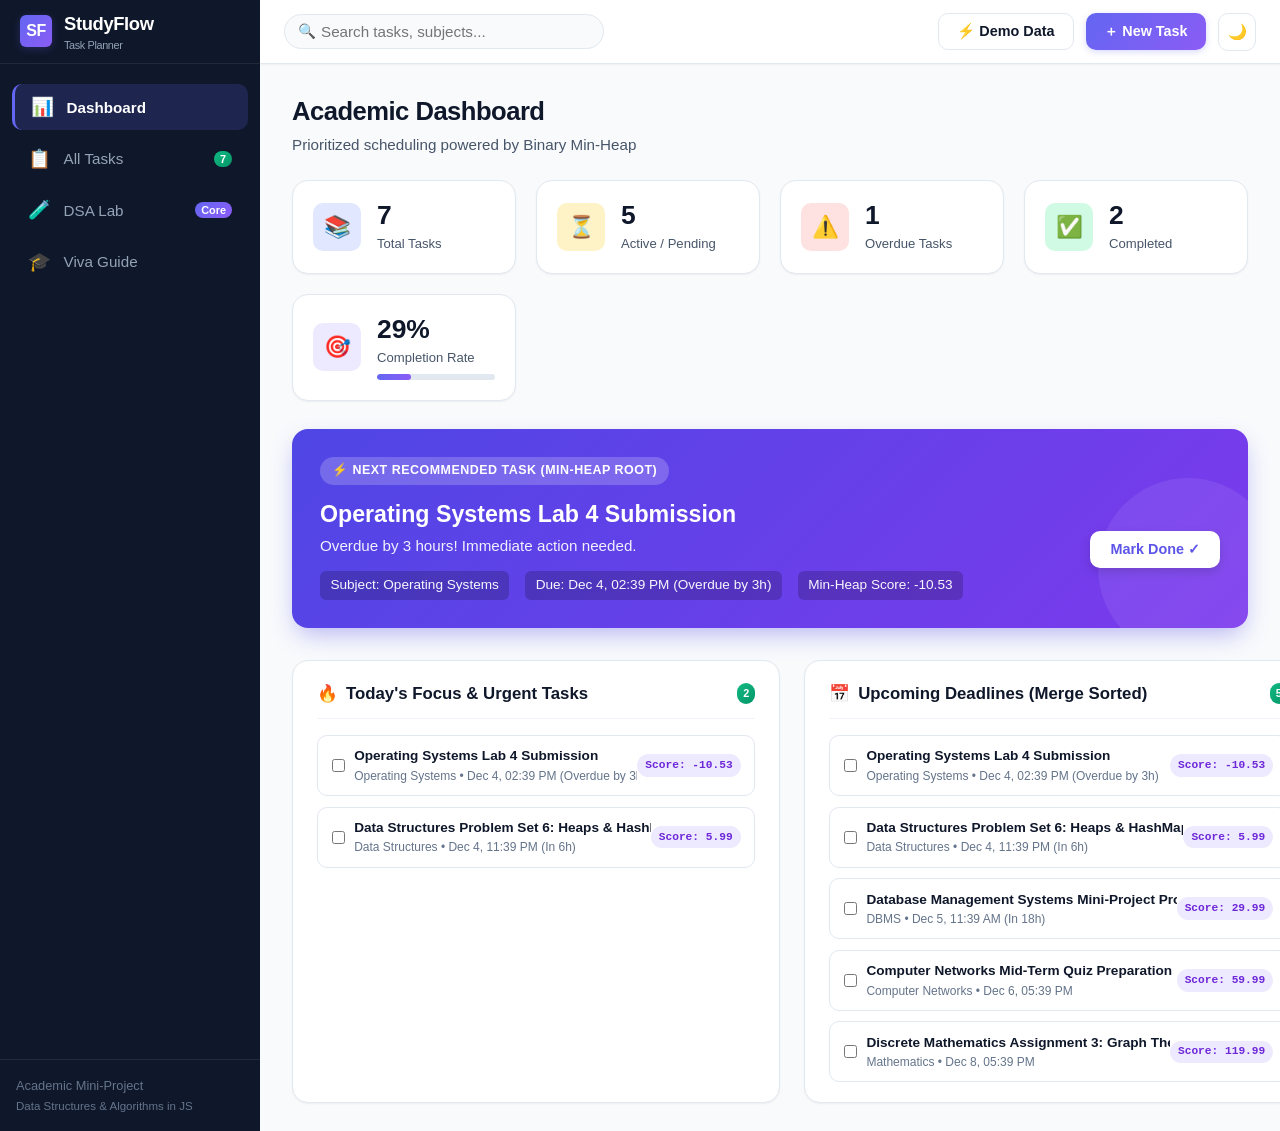
<file: index.html>
<!DOCTYPE html>
<html lang="en">
<head>
    <meta charset="UTF-8">
    <meta name="viewport" content="width=device-width, initial-scale=1.0">
    <meta name="description" content="StudyFlow — Smart Student Task Planner with Binary Min-Heap Priority Queue, Custom Hash Map, and Merge Sort.">
    <title>StudyFlow — Smart Student Task Planner</title>
    <link rel="stylesheet" href="css/style.css">
</head>
<body>
    <div class="app-container">
        <!-- Sidebar Navigation -->
        <aside class="sidebar" id="sidebar" aria-label="Main Navigation">
            <div class="sidebar-header">
                <div class="app-brand">
                    <div class="brand-icon">SF</div>
                    <div>
                        <div>StudyFlow</div>
                        <div style="font-size: 0.68rem; font-weight: 500; color: #94a3b8;">Task Planner</div>
                    </div>
                </div>
            </div>

            <nav class="sidebar-nav">
                <button class="nav-link active" data-view="dashboard" id="nav-dashboard">
                    <span class="nav-icon">📊</span>
                    <span>Dashboard</span>
                </button>
                <button class="nav-link" data-view="tasks" id="nav-tasks">
                    <span class="nav-icon">📋</span>
                    <span>All Tasks</span>
                    <span class="dsa-badge" id="sidebar-task-count">0</span>
                </button>
                <button class="nav-link" data-view="dsa-lab" id="nav-dsa-lab">
                    <span class="nav-icon">🧪</span>
                    <span>DSA Lab</span>
                    <span class="dsa-badge" style="background: linear-gradient(135deg, #6366f1, #8b5cf6);">Core</span>
                </button>
                <button class="nav-link" data-view="viva-guide" id="nav-viva-guide">
                    <span class="nav-icon">🎓</span>
                    <span>Viva Guide</span>
                </button>
            </nav>

            <div class="sidebar-footer">
                <div>Academic Mini-Project</div>
                <div style="color: #64748b; font-size: 0.72rem; margin-top: 0.2rem;">Data Structures & Algorithms in JS</div>
            </div>
        </aside>

        <!-- Main Wrapper -->
        <div class="main-wrapper">
            <!-- Top Sticky Header -->
            <header class="top-header" role="banner">
                <div class="header-left">
                    <button class="mobile-menu-btn" id="mobile-menu-toggle" aria-label="Toggle mobile menu">☰</button>
                    <div class="search-bar-container">
                        <span class="search-icon">🔍</span>
                        <input type="search" id="global-search-input" class="search-input" placeholder="Search tasks, subjects..." aria-label="Search tasks">
                    </div>
                </div>

                <div class="header-actions">
                    <button class="btn btn-secondary" id="btn-load-demo" title="Load sample academic tasks">
                        <span>⚡ Demo Data</span>
                    </button>
                    <button class="btn btn-primary" id="btn-quick-add">
                        <span>＋ New Task</span>
                    </button>
                    <button class="btn-icon" id="theme-toggle-btn" title="Toggle Dark/Light Mode" aria-label="Toggle color theme">
                        <span id="theme-icon">🌙</span>
                    </button>
                </div>
            </header>

            <!-- Main Content Area -->
            <main class="content-area" role="main">
                <!-- 1. DASHBOARD VIEW -->
                <section id="view-dashboard" class="view-section active" aria-labelledby="dashboard-heading">
                    <div class="view-header">
                        <div class="view-title-group">
                            <h2 id="dashboard-heading">Academic Dashboard</h2>
                            <p class="view-subtitle" id="dashboard-subtitle">Prioritized scheduling powered by Binary Min-Heap</p>
                        </div>
                    </div>

                    <!-- Statistics Cards -->
                    <div class="stats-grid">
                        <div class="stat-card">
                            <div class="stat-icon-wrapper total">📚</div>
                            <div class="stat-info">
                                <div class="stat-value" id="stat-total">0</div>
                                <div class="stat-label">Total Tasks</div>
                            </div>
                        </div>

                        <div class="stat-card">
                            <div class="stat-icon-wrapper pending">⏳</div>
                            <div class="stat-info">
                                <div class="stat-value" id="stat-pending">0</div>
                                <div class="stat-label">Active / Pending</div>
                            </div>
                        </div>

                        <div class="stat-card">
                            <div class="stat-icon-wrapper overdue">⚠️</div>
                            <div class="stat-info">
                                <div class="stat-value" id="stat-overdue">0</div>
                                <div class="stat-label">Overdue Tasks</div>
                            </div>
                        </div>

                        <div class="stat-card">
                            <div class="stat-icon-wrapper completed">✅</div>
                            <div class="stat-info">
                                <div class="stat-value" id="stat-completed">0</div>
                                <div class="stat-label">Completed</div>
                            </div>
                        </div>

                        <div class="stat-card">
                            <div class="stat-icon-wrapper progress">🎯</div>
                            <div class="stat-info">
                                <div class="stat-value" id="stat-progress">0%</div>
                                <div class="stat-label">Completion Rate</div>
                                <div class="progress-container">
                                    <div class="progress-track">
                                        <div class="progress-fill" id="stat-progress-bar" style="width: 0%;"></div>
                                    </div>
                                </div>
                            </div>
                        </div>
                    </div>

                    <!-- Next Recommended Task (Powered by Min-Heap Root) -->
                    <div class="recommendation-hero" id="recommendation-hero-card">
                        <div class="hero-tag">⚡ Next Recommended Task (Min-Heap Root)</div>
                        <div class="hero-content">
                            <div class="hero-details">
                                <h3 class="hero-title" id="hero-task-title">No pending tasks!</h3>
                                <div class="hero-reason" id="hero-task-reason">Your academic queue is clear. Click "+ New Task" or load demo data to start.</div>
                                <div class="hero-meta-row" id="hero-meta-row">
                                    <span class="hero-meta-item" id="hero-task-subject">—</span>
                                    <span class="hero-meta-item" id="hero-task-due">—</span>
                                    <span class="hero-meta-item" id="hero-task-priority">—</span>
                                </div>
                            </div>
                            <div class="hero-actions" id="hero-actions-container">
                                <button class="btn hero-btn-complete" id="hero-btn-complete">Mark Done ✓</button>
                            </div>
                        </div>
                    </div>

                    <!-- Dashboard Two Column Panels -->
                    <div class="dashboard-columns">
                        <!-- Left Panel: Today & Urgent -->
                        <div class="dashboard-panel">
                            <div class="panel-header">
                                <div class="panel-title">
                                    <span>🔥</span>
                                    <span>Today's Focus & Urgent Tasks</span>
                                </div>
                                <span class="dsa-badge" id="today-tasks-count">0</span>
                            </div>
                            <div id="dashboard-today-list">
                                <!-- Dynamic Today Tasks -->
                            </div>
                        </div>

                        <!-- Right Panel: Upcoming Deadlines (Merge Sorted) -->
                        <div class="dashboard-panel">
                            <div class="panel-header">
                                <div class="panel-title">
                                    <span>📅</span>
                                    <span>Upcoming Deadlines (Merge Sorted)</span>
                                </div>
                                <span class="dsa-badge" id="upcoming-tasks-count">0</span>
                            </div>
                            <div id="dashboard-upcoming-list">
                                <!-- Dynamic Upcoming Deadlines -->
                            </div>
                        </div>
                    </div>
                </section>

                <!-- 2. ALL TASKS VIEW -->
                <section id="view-tasks" class="view-section" aria-labelledby="tasks-heading">
                    <div class="view-header">
                        <div class="view-title-group">
                            <h2 id="tasks-heading">All Academic Tasks</h2>
                            <p class="view-subtitle">Manage, filter, and sort tasks with O(1) Hash Map lookups and O(n log n) Merge Sort</p>
                        </div>
                        <div class="header-actions">
                            <button class="btn btn-primary" id="btn-tasks-add">＋ Add Task</button>
                        </div>
                    </div>

                    <!-- Toolbar & Filters -->
                    <div class="toolbar-card">
                        <div class="toolbar-filters">
                            <select id="filter-subject" class="filter-select" aria-label="Filter by subject">
                                <option value="all">All Subjects</option>
                            </select>

                            <select id="filter-status" class="filter-select" aria-label="Filter by status">
                                <option value="all">All Statuses</option>
                                <option value="Pending">Pending</option>
                                <option value="In Progress">In Progress</option>
                                <option value="Completed">Completed</option>
                            </select>

                            <select id="filter-importance" class="filter-select" aria-label="Filter by importance">
                                <option value="all">All Importances</option>
                                <option value="5">Level 5 (Urgent)</option>
                                <option value="4">Level 4 (High)</option>
                                <option value="3">Level 3 (Medium)</option>
                                <option value="2">Level 2 (Medium-Low)</option>
                                <option value="1">Level 1 (Low)</option>
                            </select>

                            <select id="sort-by" class="filter-select" aria-label="Sort tasks">
                                <option value="deadline_asc">Deadline (Earliest First) [MergeSort]</option>
                                <option value="deadline_desc">Deadline (Latest First) [MergeSort]</option>
                                <option value="priority_asc">Priority Urgency (Min-Heap Order)</option>
                                <option value="importance_desc">Importance (High to Low)</option>
                                <option value="title_asc">Title (Alphabetical)</option>
                            </select>
                        </div>

                        <div class="toolbar-actions">
                            <button class="btn btn-secondary btn-danger" id="btn-clear-all" title="Clear all tasks">
                                🗑️ Clear All
                            </button>
                        </div>
                    </div>

                    <!-- Task Cards Container -->
                    <div class="tasks-grid" id="tasks-list-container">
                        <!-- Dynamic Task Cards -->
                    </div>
                </section>

                <!-- 3. DSA INTERACTIVE LAB VIEW -->
                <section id="view-dsa-lab" class="view-section" aria-labelledby="dsa-heading">
                    <div class="view-header">
                        <div class="view-title-group">
                            <h2 id="dsa-heading">Data Structures & Algorithms Laboratory</h2>
                            <p class="view-subtitle">Interactive visualizer for Binary Min-Heap, Hash Map Separate Chaining, and Merge Sort</p>
                        </div>
                    </div>

                    <div class="dsa-lab-container">
                        <!-- Heap Visualizer Card -->
                        <div class="dsa-section-card">
                            <div class="dsa-section-header">
                                <div class="dsa-title">
                                    <span>🌲</span>
                                    <span>Binary Min-Heap Priority Queue (Tree & Array)</span>
                                </div>
                                <div class="dsa-controls-row">
                                    <button class="btn btn-secondary" id="lab-extract-min" title="Extract root element with lowest priority score">
                                        ⚡ Extract Min (O(log n))
                                    </button>
                                    <button class="btn btn-secondary" id="lab-peek" title="View root element without removal">
                                        👁️ Peek Root (O(1))
                                    </button>
                                    <button class="btn btn-secondary" id="lab-rebuild" title="Rebuild heap bottom-up in O(n)">
                                        🔄 Rebuild Heap (O(n))
                                    </button>
                                </div>
                            </div>

                            <!-- Interactive Add Test Node to Heap -->
                            <div style="display: flex; gap: 0.65rem; margin-bottom: 1.25rem; flex-wrap: wrap;">
                                <input type="text" id="lab-insert-title" class="form-input" placeholder="Test task title..." style="max-width: 240px;">
                                <select id="lab-insert-importance" class="form-select" style="max-width: 140px;">
                                    <option value="5">Level 5 (Urgent)</option>
                                    <option value="4">Level 4 (High)</option>
                                    <option value="3" selected>Level 3 (Medium)</option>
                                    <option value="2">Level 2 (Low)</option>
                                    <option value="1">Level 1 (Lowest)</option>
                                </select>
                                <button class="btn btn-primary" id="lab-btn-insert">Insert Node (O(log n))</button>
                            </div>

                            <!-- Interactive SVG Tree Representation -->
                            <h4 style="font-size: 0.95rem; font-weight: 700; margin-bottom: 0.5rem; color: var(--text-primary);">
                                Interactive Tree Representation
                            </h4>
                            <div class="heap-tree-container" id="heap-tree-view">
                                <!-- Dynamic SVG Tree -->
                            </div>

                            <!-- 0-Indexed Array Representation -->
                            <h4 style="font-size: 0.95rem; font-weight: 700; margin: 1.25rem 0 0.5rem; color: var(--text-primary);">
                                0-Indexed Array Representation (Level-Order)
                            </h4>
                            <div id="heap-array-view">
                                <!-- Dynamic Array Cards -->
                            </div>

                            <!-- Heap Sift Operation Logs -->
                            <h4 style="font-size: 0.95rem; font-weight: 700; margin: 1.25rem 0 0.5rem; color: var(--text-primary);">
                                Heap Operations & Sift Log (heapifyUp / heapifyDown)
                            </h4>
                            <div id="heap-logs-view">
                                <!-- Dynamic Operation Logs -->
                            </div>
                        </div>

                        <!-- Hash Map Inspector Card -->
                        <div class="dsa-section-card">
                            <div class="dsa-section-header">
                                <div class="dsa-title">
                                    <span>🗄️</span>
                                    <span>Custom Hash Map Inspector (Separate Chaining)</span>
                                </div>
                            </div>
                            <div id="hashmap-inspection-view">
                                <!-- Dynamic Hash Map Inspector -->
                            </div>

                            <!-- Live Hash Function Tester -->
                            <div style="margin-top: 1.5rem; padding-top: 1.25rem; border-top: 1px solid var(--divider);">
                                <h4 style="font-size: 0.95rem; font-weight: 700; margin-bottom: 0.5rem; color: var(--text-primary);">
                                    Polynomial Rolling Hash Calculator
                                </h4>
                                <div style="display: flex; gap: 0.75rem; align-items: center; flex-wrap: wrap;">
                                    <input type="text" id="hash-calc-input" class="form-input" placeholder="Type key string (e.g. task_101)..." style="max-width: 280px;">
                                    <button class="btn btn-secondary" id="hash-calc-btn">Compute Hash</button>
                                    <div id="hash-calc-result" style="font-family: monospace; font-size: 0.9rem; font-weight: 600; color: var(--primary);"></div>
                                </div>
                            </div>
                        </div>

                        <!-- Merge Sort & Algorithmic Complexity Overview -->
                        <div class="dsa-section-card">
                            <div class="dsa-section-header">
                                <div class="dsa-title">
                                    <span>📐</span>
                                    <span>Algorithm Complexity Reference & Formulas</span>
                                </div>
                            </div>
                            <div class="complexity-grid">
                                <div class="complexity-card">
                                    <h4>Binary Min-Heap</h4>
                                    <table class="complexity-table">
                                        <thead><tr><th>Operation</th><th>Time</th><th>Space</th></tr></thead>
                                        <tbody>
                                            <tr><td>Peek Root</td><td>O(1)</td><td>O(1)</td></tr>
                                            <tr><td>Insert + heapifyUp</td><td>O(log n)</td><td>O(1)</td></tr>
                                            <tr><td>ExtractMin + heapifyDown</td><td>O(log n)</td><td>O(1)</td></tr>
                                            <tr><td>Floyd Rebuild</td><td>O(n)</td><td>O(1)</td></tr>
                                        </tbody>
                                    </table>
                                </div>

                                <div class="complexity-card">
                                    <h4>Custom Hash Map</h4>
                                    <table class="complexity-table">
                                        <thead><tr><th>Operation</th><th>Average</th><th>Worst</th></tr></thead>
                                        <tbody>
                                            <tr><td>Get / Search</td><td>O(1)</td><td>O(n)</td></tr>
                                            <tr><td>Set / Insert</td><td>O(1)</td><td>O(n)</td></tr>
                                            <tr><td>Delete</td><td>O(1)</td><td>O(n)</td></tr>
                                            <tr><td>Resize & Rehash</td><td>O(n + m)</td><td>O(n + m)</td></tr>
                                        </tbody>
                                    </table>
                                </div>

                                <div class="complexity-card">
                                    <h4>Custom Merge Sort</h4>
                                    <table class="complexity-table">
                                        <thead><tr><th>Metric</th><th>Complexity</th><th>Property</th></tr></thead>
                                        <tbody>
                                            <tr><td>Best Case</td><td>O(n log n)</td><td>Stable</td></tr>
                                            <tr><td>Average Case</td><td>O(n log n)</td><td>Predictable</td></tr>
                                            <tr><td>Worst Case</td><td>O(n log n)</td><td>Divide & Conquer</td></tr>
                                            <tr><td>Aux Space</td><td>O(n)</td><td>Recursive depth O(log n)</td></tr>
                                        </tbody>
                                    </table>
                                </div>
                            </div>
                        </div>
                    </div>
                </section>

                <!-- 4. VIVA GUIDE & DOCUMENTATION VIEW -->
                <section id="view-viva-guide" class="view-section" aria-labelledby="viva-heading">
                    <div class="view-header">
                        <div class="view-title-group">
                            <h2 id="viva-heading">College Viva Voce & Technical Guide</h2>
                            <p class="view-subtitle">Comprehensive examiner questions and answers prepared for academic project evaluation</p>
                        </div>
                    </div>

                    <div class="dsa-lab-container" id="viva-qa-container">
                        <!-- Populated by JavaScript -->
                    </div>
                </section>
            </main>
        </div>
    </div>

    <!-- MODAL: ADD / EDIT TASK -->
    <div class="modal-overlay" id="task-modal" role="dialog" aria-modal="true" aria-labelledby="task-modal-title">
        <div class="modal-card">
            <div class="modal-header">
                <h3 class="modal-title" id="task-modal-title">Add Academic Task</h3>
                <button class="modal-close-btn" id="task-modal-close" aria-label="Close dialog">&times;</button>
            </div>
            <form id="task-form">
                <input type="hidden" id="form-task-id">
                <div class="modal-body">
                    <!-- Title -->
                    <div class="form-group">
                        <label class="form-label" for="form-title">Task Title *</label>
                        <input type="text" id="form-title" class="form-input" placeholder="e.g. Operating Systems Lab 4 Submission" required minlength="2">
                    </div>

                    <!-- Subject & Due Date -->
                    <div class="form-row">
                        <div class="form-group">
                            <label class="form-label" for="form-subject">Subject *</label>
                            <input type="text" id="form-subject" class="form-input" list="subject-suggestions" placeholder="e.g. Data Structures" required>
                            <datalist id="subject-suggestions">
                                <option value="Data Structures">
                                <option value="Operating Systems">
                                <option value="DBMS">
                                <option value="Computer Networks">
                                <option value="Mathematics">
                                <option value="Web Technologies">
                                <option value="Software Engineering">
                            </datalist>
                        </div>

                        <div class="form-group">
                            <label class="form-label" for="form-due-date">Due Date & Time *</label>
                            <input type="datetime-local" id="form-due-date" class="form-input" required>
                        </div>
                    </div>

                    <!-- Importance Selector -->
                    <div class="form-group">
                        <label class="form-label">Importance Level (Weight in Priority Score)</label>
                        <div class="importance-selector">
                            <div class="importance-option">
                                <input type="radio" id="imp-1" name="form-importance" value="1">
                                <label class="importance-label" for="imp-1">
                                    <span>1</span>
                                    <span>Low</span>
                                </label>
                            </div>
                            <div class="importance-option">
                                <input type="radio" id="imp-2" name="form-importance" value="2">
                                <label class="importance-label" for="imp-2">
                                    <span>2</span>
                                    <span>Medium-</span>
                                </label>
                            </div>
                            <div class="importance-option">
                                <input type="radio" id="imp-3" name="form-importance" value="3" checked>
                                <label class="importance-label" for="imp-3">
                                    <span>3</span>
                                    <span>Medium</span>
                                </label>
                            </div>
                            <div class="importance-option">
                                <input type="radio" id="imp-4" name="form-importance" value="4">
                                <label class="importance-label" for="imp-4">
                                    <span>4</span>
                                    <span>High</span>
                                </label>
                            </div>
                            <div class="importance-option">
                                <input type="radio" id="imp-5" name="form-importance" value="5">
                                <label class="importance-label" for="imp-5">
                                    <span>5</span>
                                    <span>Urgent</span>
                                </label>
                            </div>
                        </div>
                    </div>

                    <!-- Status -->
                    <div class="form-group">
                        <label class="form-label" for="form-status">Initial Status</label>
                        <select id="form-status" class="form-select">
                            <option value="Pending" selected>Pending</option>
                            <option value="In Progress">In Progress</option>
                            <option value="Completed">Completed</option>
                        </select>
                    </div>

                    <!-- Description -->
                    <div class="form-group">
                        <label class="form-label" for="form-description">Description / Notes (Optional)</label>
                        <textarea id="form-description" class="form-textarea" rows="3" placeholder="Add assignment guidelines, requirements or notes..."></textarea>
                    </div>

                    <!-- Live Priority Score Preview -->
                    <div style="background-color: var(--bg-surface); border: 1px solid var(--border-color); border-radius: var(--radius-md); padding: 0.75rem; font-size: 0.82rem;">
                        <span style="font-weight: 700; color: var(--primary);">Computed Priority Score: </span>
                        <span id="form-score-preview" style="font-family: monospace; font-weight: 700;">—</span>
                        <div class="form-help">Formula: Hours Remaining + (5 - Importance) × 12 + Overdue Penalty</div>
                    </div>
                </div>
                <div class="modal-footer">
                    <button type="button" class="btn btn-secondary" id="task-modal-cancel">Cancel</button>
                    <button type="submit" class="btn btn-primary" id="task-modal-submit">Save Task</button>
                </div>
            </form>
        </div>
    </div>

    <!-- MODAL: CONFIRM ACTION (DELETE / CLEAR) -->
    <div class="modal-overlay" id="confirm-modal" role="dialog" aria-modal="true" aria-labelledby="confirm-modal-title">
        <div class="modal-card" style="max-width: 420px;">
            <div class="modal-header">
                <h3 class="modal-title" id="confirm-modal-title">Confirm Action</h3>
                <button class="modal-close-btn" id="confirm-modal-close" aria-label="Close dialog">&times;</button>
            </div>
            <div class="modal-body">
                <p id="confirm-modal-message" style="color: var(--text-secondary); font-size: 0.95rem;"></p>
            </div>
            <div class="modal-footer">
                <button type="button" class="btn btn-secondary" id="confirm-modal-cancel">Cancel</button>
                <button type="button" class="btn btn-danger" id="confirm-modal-proceed">Confirm</button>
            </div>
        </div>
    </div>

    <!-- Toast Notifications Container -->
    <div class="toast-container" id="toast-container" aria-live="polite" aria-atomic="true"></div>

    <!-- Application Scripts in Strict Dependency Order -->
    <script src="js/storage.js"></script>
    <script src="js/hashMap.js"></script>
    <script src="js/priorityQueue.js"></script>
    <script src="js/sorting.js"></script>
    <script src="js/taskManager.js"></script>
    <script src="js/visualizer.js"></script>
    <script src="js/app.js"></script>
</body>
</html>
</file>
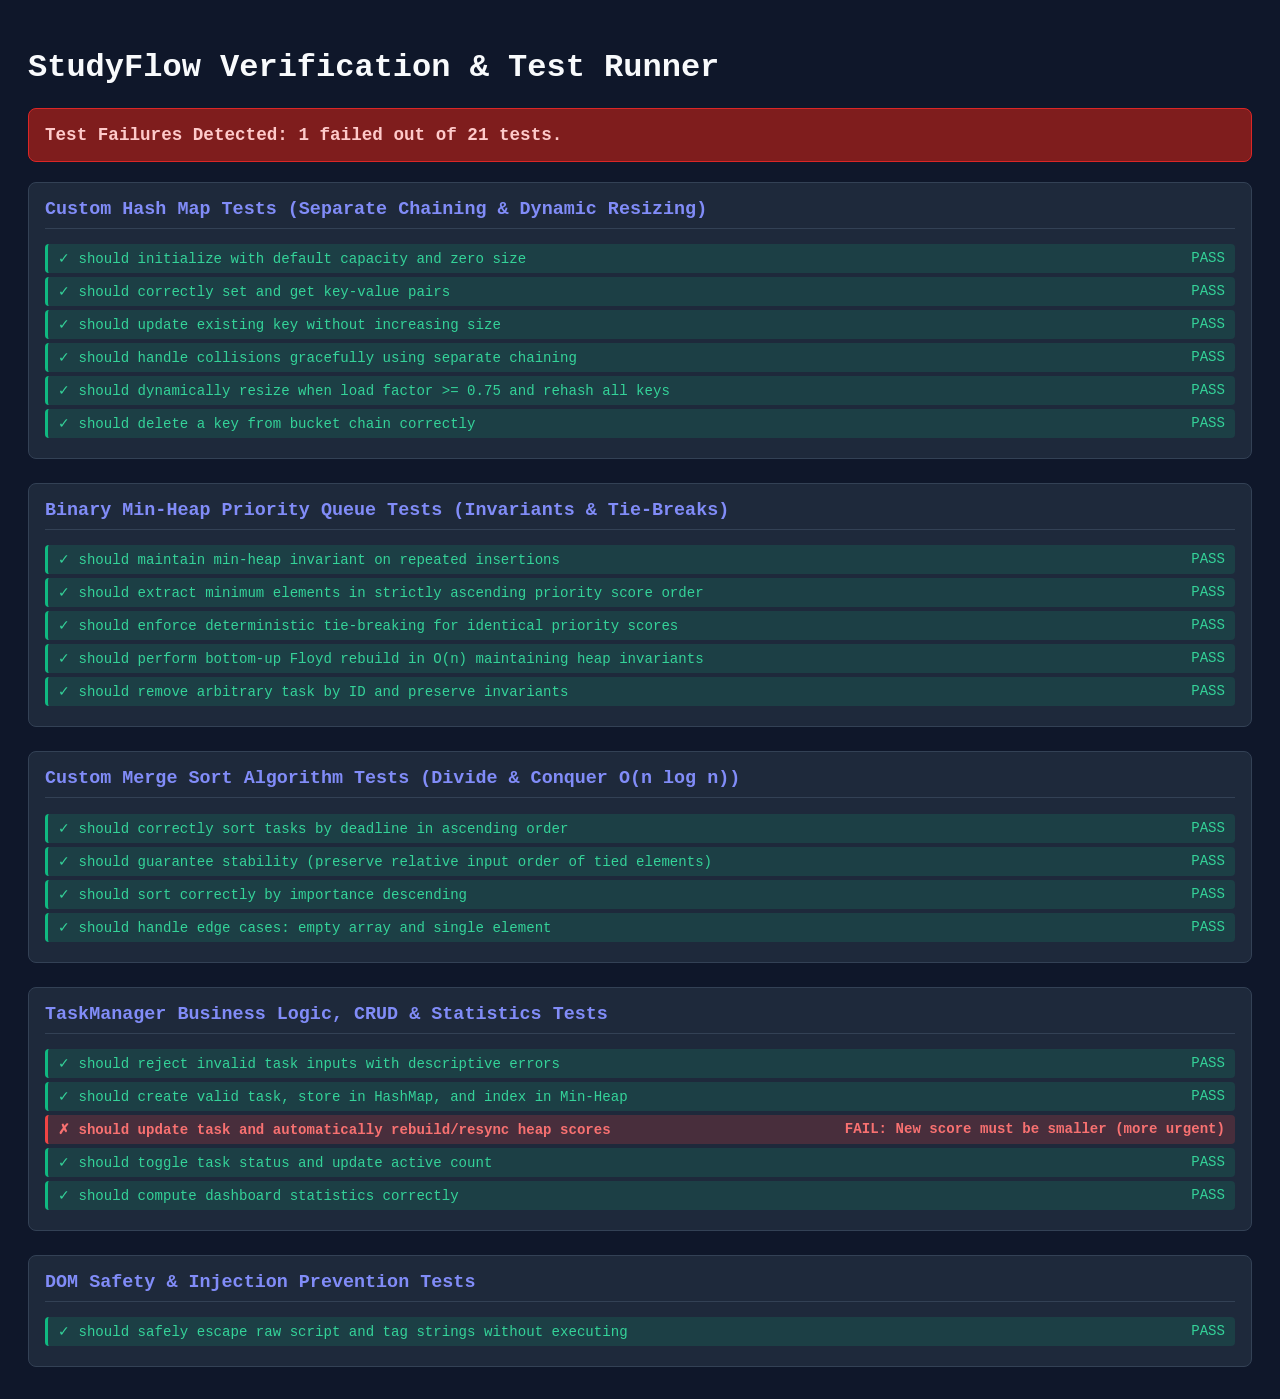
<file: test.html>
<!DOCTYPE html>
<html lang="en">
<head>
    <meta charset="UTF-8">
    <title>StudyFlow — Automated Unit & Integration Test Suite</title>
    <style>
        body { font-family: -apple-system, BlinkMacSystemFont, "Segoe UI", Roboto, monospace; padding: 20px; background: #0f172a; color: #f8fafc; }
        .suite { margin-bottom: 24px; background: #1e293b; padding: 16px; border-radius: 8px; border: 1px solid #334155; }
        .suite h2 { margin-top: 0; font-size: 1.15rem; color: #818cf8; border-bottom: 1px solid #334155; padding-bottom: 8px; }
        .test-result { padding: 6px 10px; margin: 4px 0; border-radius: 4px; font-size: 0.88rem; display: flex; justify-content: space-between; }
        .pass { background: rgba(16, 185, 129, 0.15); color: #34d399; border-left: 3px solid #10b981; }
        .fail { background: rgba(239, 68, 68, 0.2); color: #f87171; border-left: 3px solid #ef4444; font-weight: bold; }
        #summary-banner { padding: 16px; border-radius: 8px; font-weight: bold; margin-bottom: 20px; font-size: 1.1rem; }
        .all-passed { background: #065f46; color: #a7f3d0; border: 1px solid #059669; }
        .some-failed { background: #7f1d1d; color: #fecaca; border: 1px solid #dc2626; }
    </style>
</head>
<body>
    <h1>StudyFlow Verification & Test Runner</h1>
    <div id="summary-banner">Running tests...</div>
    <div id="test-output"></div>

    <!-- Core Scripts to Test -->
    <script src="js/storage.js"></script>
    <script src="js/hashMap.js"></script>
    <script src="js/priorityQueue.js"></script>
    <script src="js/sorting.js"></script>
    <script src="js/taskManager.js"></script>
    <script src="js/visualizer.js"></script>

    <script>
        const suites = [];
        let currentSuite = null;
        let totalPassed = 0;
        let totalFailed = 0;

        function describe(suiteName, fn) {
            currentSuite = { name: suiteName, tests: [] };
            suites.push(currentSuite);
            try {
                fn();
            } catch (err) {
                currentSuite.tests.push({ title: 'Suite Execution Exception', pass: false, error: err.message });
                totalFailed++;
            }
        }

        function it(testName, fn) {
            try {
                fn();
                currentSuite.tests.push({ title: testName, pass: true });
                totalPassed++;
            } catch (err) {
                currentSuite.tests.push({ title: testName, pass: false, error: err.message });
                totalFailed++;
            }
        }

        function assert(condition, message) {
            if (!condition) {
                throw new Error(message || 'Assertion failed');
            }
        }

        function assertEqual(actual, expected, message) {
            if (actual !== expected) {
                throw new Error(`${message || 'Mismatch'} - Expected: ${expected}, Got: ${actual}`);
            }
        }

        // ==========================================
        // 1. Custom HashMap Tests
        // ==========================================
        describe('Custom Hash Map Tests (Separate Chaining & Dynamic Resizing)', () => {
            it('should initialize with default capacity and zero size', () => {
                const map = new CustomHashMap(16, 0.75);
                assertEqual(map.capacity, 16);
                assertEqual(map.size, 0);
                assertEqual(map.getLoadFactor(), 0);
            });

            it('should correctly set and get key-value pairs', () => {
                const map = new CustomHashMap(16);
                map.set('task_1', { title: 'First Task' });
                map.set('task_2', { title: 'Second Task' });
                
                assert(map.has('task_1'), 'Should have task_1');
                assert(map.has('task_2'), 'Should have task_2');
                assertEqual(map.get('task_1').title, 'First Task');
                assertEqual(map.get('task_2').title, 'Second Task');
                assertEqual(map.size, 2);
            });

            it('should update existing key without increasing size', () => {
                const map = new CustomHashMap(16);
                map.set('keyA', 100);
                assertEqual(map.get('keyA'), 100);
                assertEqual(map.size, 1);

                map.set('keyA', 200);
                assertEqual(map.get('keyA'), 200);
                assertEqual(map.size, 1);
            });

            it('should handle collisions gracefully using separate chaining', () => {
                const map = new CustomHashMap(16, 0.75);
                // 'Aa' and 'BB' are the classic textbook collision pair for 31-multiplier polynomial hashes:
                // 'A'*31 + 'a' = 65*31 + 97 = 2112; 'B'*31 + 'B' = 66*31 + 66 = 2112.
                map.set('Aa', 'Value 1');
                map.set('BB', 'Value 2');

                assertEqual(map.get('Aa'), 'Value 1');
                assertEqual(map.get('BB'), 'Value 2');
                assertEqual(map.size, 2);

                const stats = map.getInspectionData();
                assert(stats.totalCollisions > 0, 'Collisions must be recorded');
                assert(stats.maxChainLength >= 2, 'Bucket chain must contain both collided entries');

                // Verify deleting one does not affect the other in the chain
                map.delete('Aa');
                assertEqual(map.get('Aa'), undefined);
                assertEqual(map.get('BB'), 'Value 2');
                assertEqual(map.size, 1);
            });

            it('should dynamically resize when load factor >= 0.75 and rehash all keys', () => {
                const map = new CustomHashMap(8, 0.75); // initial capacity 8, threshold at 6 items
                assertEqual(map.capacity, 8);

                for (let i = 1; i <= 6; i++) {
                    map.set(`item_${i}`, i * 10);
                }
                // Resizing should have triggered: capacity doubled to 16
                assert(map.capacity >= 16, `Capacity should have doubled to at least 16, got ${map.capacity}`);
                assert(map.resizeCount >= 1, 'Resize count should increment');

                // Verify all items are still intact after rehash
                for (let i = 1; i <= 6; i++) {
                    assertEqual(map.get(`item_${i}`), i * 10);
                }
            });

            it('should delete a key from bucket chain correctly', () => {
                const map = new CustomHashMap(16);
                map.set('del_1', 'A');
                map.set('del_2', 'B');
                assertEqual(map.size, 2);

                const deleted = map.delete('del_1');
                assert(deleted, 'Delete should return true');
                assertEqual(map.get('del_1'), undefined);
                assertEqual(map.has('del_1'), false);
                assertEqual(map.get('del_2'), 'B');
                assertEqual(map.size, 1);

                assert(!map.delete('non_existent'), 'Delete on non-existent key should return false');
            });
        });

        // ==========================================
        // 2. Binary Min-Heap Priority Queue Tests
        // ==========================================
        describe('Binary Min-Heap Priority Queue Tests (Invariants & Tie-Breaks)', () => {
            function verifyMinHeapInvariant(heap) {
                const arr = heap.heap;
                for (let i = 1; i < arr.length; i++) {
                    const parent = Math.floor((i - 1) / 2);
                    const cmp = heap.compare(arr[parent], arr[i]);
                    assert(cmp <= 0, `Heap invariant violated: parent [${parent}] (${arr[parent].priorityScore}) > child [${i}] (${arr[i].priorityScore})`);
                }
            }

            it('should maintain min-heap invariant on repeated insertions', () => {
                const heap = new BinaryMinHeap();
                const now = Date.now();

                const tasks = [
                    { id: 't1', title: 'Task 1', dueDate: new Date(now + 24 * 3600000).toISOString(), importance: 3 },
                    { id: 't2', title: 'Task 2 (Urgent)', dueDate: new Date(now + 2 * 3600000).toISOString(), importance: 5 },
                    { id: 't3', title: 'Task 3 (Overdue)', dueDate: new Date(now - 4 * 3600000).toISOString(), importance: 4 },
                    { id: 't4', title: 'Task 4 (Low)', dueDate: new Date(now + 72 * 3600000).toISOString(), importance: 1 },
                    { id: 't5', title: 'Task 5', dueDate: new Date(now + 12 * 3600000).toISOString(), importance: 4 }
                ];

                tasks.forEach(t => heap.insert(t));
                assertEqual(heap.size(), 5);
                verifyMinHeapInvariant(heap);

                // Overdue task (t3) must be root because it has the lowest score (most urgent)
                assertEqual(heap.peek().id, 't3');
            });

            it('should extract minimum elements in strictly ascending priority score order', () => {
                const heap = new BinaryMinHeap();
                const now = Date.now();

                for (let i = 0; i < 15; i++) {
                    const dueOffset = (Math.random() * 80 - 20) * 3600000;
                    heap.insert({
                        id: `rand_${i}`,
                        title: `Random ${i}`,
                        dueDate: new Date(now + dueOffset).toISOString(),
                        importance: Math.floor(Math.random() * 5) + 1,
                        status: 'Pending'
                    });
                }

                assertEqual(heap.size(), 15);
                verifyMinHeapInvariant(heap);

                let previousScore = -Infinity;
                while (!heap.isEmpty()) {
                    const minTask = heap.extractMin();
                    assert(minTask.priorityScore >= previousScore, `ExtractMin order violation: ${minTask.priorityScore} < ${previousScore}`);
                    previousScore = minTask.priorityScore;
                    verifyMinHeapInvariant(heap);
                }
            });

            it('should enforce deterministic tie-breaking for identical priority scores', () => {
                const heap = new BinaryMinHeap();
                // Create two tasks with identical score but different due dates
                const tA = { id: 'A', title: 'A', priorityScore: 10.0, dueDate: '2026-10-25T12:00', importance: 3 };
                const tB = { id: 'B', title: 'B', priorityScore: 10.0, dueDate: '2026-10-25T10:00', importance: 3 };

                // tB has earlier due date, so compare(tB, tA) should be < 0
                assert(heap.compare(tB, tA) < 0, 'Earlier due date must win tie-break');

                // If due dates are equal, higher importance must win
                const tC = { id: 'C', title: 'C', priorityScore: 10.0, dueDate: '2026-10-25T12:00', importance: 5 };
                assert(heap.compare(tC, tA) < 0, 'Higher importance must win tie-break');

                // If everything is equal, ID string comparison determines order
                const tD = { id: 'AAA', title: 'AAA', priorityScore: 10.0, dueDate: '2026-10-25T12:00', importance: 3 };
                const tE = { id: 'ZZZ', title: 'ZZZ', priorityScore: 10.0, dueDate: '2026-10-25T12:00', importance: 3 };
                assert(heap.compare(tD, tE) < 0, 'Lexicographical ID comparison must win tie-break');
            });

            it('should perform bottom-up Floyd rebuild in O(n) maintaining heap invariants', () => {
                const heap = new BinaryMinHeap();
                const now = Date.now();
                const tasks = [];
                for (let i = 0; i < 20; i++) {
                    tasks.push({
                        id: `item_${i}`,
                        title: `Item ${i}`,
                        dueDate: new Date(now + (i * 5) * 3600000).toISOString(),
                        importance: (i % 5) + 1,
                        status: 'Pending'
                    });
                }
                heap.rebuild(tasks);
                assertEqual(heap.size(), 20);
                verifyMinHeapInvariant(heap);
            });

            it('should remove arbitrary task by ID and preserve invariants', () => {
                const heap = new BinaryMinHeap();
                const now = Date.now();
                for (let i = 0; i < 10; i++) {
                    heap.insert({
                        id: `task_${i}`,
                        title: `Task ${i}`,
                        dueDate: new Date(now + (i * 4) * 3600000).toISOString(),
                        importance: 3,
                        status: 'Pending'
                    });
                }

                // Remove root
                assert(heap.removeById('task_0'), 'Should remove task_0');
                verifyMinHeapInvariant(heap);
                assertEqual(heap.size(), 9);

                // Remove middle element
                assert(heap.removeById('task_5'), 'Should remove task_5');
                verifyMinHeapInvariant(heap);
                assertEqual(heap.size(), 8);
            });
        });

        // ==========================================
        // 3. Custom Merge Sort Tests
        // ==========================================
        describe('Custom Merge Sort Algorithm Tests (Divide & Conquer O(n log n))', () => {
            it('should correctly sort tasks by deadline in ascending order', () => {
                const tasks = [
                    { id: '1', dueDate: '2026-10-28T10:00' },
                    { id: '2', dueDate: '2026-10-25T10:00' },
                    { id: '3', dueDate: '2026-10-30T10:00' },
                    { id: '4', dueDate: '2026-10-26T10:00' }
                ];

                const sorted = MergeSort.sort(tasks, MergeSort.comparators.byDeadlineAsc);
                assertEqual(sorted[0].id, '2'); // Oct 25
                assertEqual(sorted[1].id, '4'); // Oct 26
                assertEqual(sorted[2].id, '1'); // Oct 28
                assertEqual(sorted[3].id, '3'); // Oct 30
            });

            it('should guarantee stability (preserve relative input order of tied elements)', () => {
                const tasks = [
                    { id: 'first_tied', dueDate: '2026-10-25T10:00', importance: 3 },
                    { id: 'other', dueDate: '2026-10-30T10:00', importance: 3 },
                    { id: 'second_tied', dueDate: '2026-10-25T10:00', importance: 3 }
                ];

                const sorted = MergeSort.sort(tasks, (a, b) => {
                    return new Date(a.dueDate).getTime() - new Date(b.dueDate).getTime();
                });

                assertEqual(sorted[0].id, 'first_tied', 'First tied item must appear first');
                assertEqual(sorted[1].id, 'second_tied', 'Second tied item must appear second');
                assertEqual(sorted[2].id, 'other');
            });

            it('should sort correctly by importance descending', () => {
                const tasks = [
                    { id: '1', importance: 2, dueDate: '2026-10-25T10:00' },
                    { id: '2', importance: 5, dueDate: '2026-10-25T10:00' },
                    { id: '3', importance: 4, dueDate: '2026-10-25T10:00' }
                ];

                const sorted = MergeSort.sort(tasks, MergeSort.comparators.byImportanceDesc);
                assertEqual(sorted[0].id, '2'); // 5
                assertEqual(sorted[1].id, '3'); // 4
                assertEqual(sorted[2].id, '1'); // 2
            });

            it('should handle edge cases: empty array and single element', () => {
                assertEqual(MergeSort.sort([]).length, 0);
                const single = [{ id: 'one' }];
                assertEqual(MergeSort.sort(single)[0].id, 'one');
            });
        });

        // ==========================================
        // 4. TaskManager Business Logic & CRUD Tests
        // ==========================================
        describe('TaskManager Business Logic, CRUD & Statistics Tests', () => {
            const tm = new TaskManager();

            it('should reject invalid task inputs with descriptive errors', () => {
                const bad1 = tm.createTask({ title: '', subject: 'CS', dueDate: '2026-10-26T10:00', importance: 3 });
                assert(!bad1.success, 'Empty title should fail validation');

                const bad2 = tm.createTask({ title: 'Valid Title', subject: '', dueDate: '2026-10-26T10:00', importance: 3 });
                assert(!bad2.success, 'Empty subject should fail validation');

                const bad3 = tm.createTask({ title: 'Valid Title', subject: 'CS', dueDate: 'invalid-date', importance: 3 });
                assert(!bad3.success, 'Invalid date should fail validation');
            });

            it('should create valid task, store in HashMap, and index in Min-Heap', () => {
                tm.clearAll();
                const res = tm.createTask({
                    title: 'Database Schema Design',
                    subject: 'DBMS',
                    dueDate: '2026-10-26T14:00',
                    importance: 4,
                    status: 'Pending',
                    description: 'Draft normalization tables'
                });

                assert(res.success, 'Task creation must succeed');
                assert(tm.hashMap.has(res.task.id), 'Task must exist in CustomHashMap');
                assertEqual(tm.priorityQueue.size(), 1);
                assertEqual(tm.priorityQueue.peek().id, res.task.id);
            });

            it('should update task and automatically rebuild/resync heap scores', () => {
                const all = tm.getAllTasks();
                const target = all[0];
                const originalScore = target.priorityScore;

                // Update importance from 4 to 5 and move deadline closer
                const res = tm.updateTask(target.id, {
                    importance: 5,
                    dueDate: new Date(Date.now() + 3600000).toISOString().slice(0, 16)
                });

                assert(res.success, 'Update must succeed');
                const updated = tm.getTask(target.id);
                assertEqual(updated.importance, 5);
                assert(updated.priorityScore < originalScore, 'New score must be smaller (more urgent)');
                assertEqual(tm.priorityQueue.peek().id, target.id);
            });

            it('should toggle task status and update active count', () => {
                const target = tm.getAllTasks()[0];
                assertEqual(target.status, 'Pending');

                tm.toggleTaskStatus(target.id);
                assertEqual(tm.getTask(target.id).status, 'Completed');
                // Completed task should be excluded from active heap recommendations
                assertEqual(tm.priorityQueue.size(), 0);

                // Toggle back
                tm.toggleTaskStatus(target.id);
                assertEqual(tm.getTask(target.id).status, 'In Progress');
                assertEqual(tm.priorityQueue.size(), 1);
            });

            it('should compute dashboard statistics correctly', () => {
                tm.clearAll();
                const now = Date.now();
                
                // 1 completed
                tm.createTask({ title: 'Task 1', subject: 'CS', dueDate: new Date(now + 86400000).toISOString(), importance: 3, status: 'Completed' });
                // 1 overdue pending
                tm.createTask({ title: 'Task 2', subject: 'CS', dueDate: new Date(now - 86400000).toISOString(), importance: 4, status: 'Pending' });
                // 1 future pending
                tm.createTask({ title: 'Task 3', subject: 'Math', dueDate: new Date(now + 2 * 86400000).toISOString(), importance: 2, status: 'Pending' });

                const stats = tm.getStats();
                assertEqual(stats.total, 3);
                assertEqual(stats.completed, 1);
                assertEqual(stats.pending, 2);
                assertEqual(stats.overdue, 1);
                assertEqual(stats.completionRate, 33); // 1 / 3 = 33%
            });
        });

        // ==========================================
        // 5. XSS & HTML Injection Safety Test
        // ==========================================
        describe('DOM Safety & Injection Prevention Tests', () => {
            it('should safely escape raw script and tag strings without executing', () => {
                const tm = new TaskManager();
                const maliciousInput = '<' + 'script>window.__xss_flag__ = true;<\/' + 'script><' + 'img src=x onerror="window.__xss_img__ = true;">';
                
                const res = tm.createTask({
                    title: maliciousInput,
                    subject: '<' + 'script>alert(1)<\/' + 'script>',
                    dueDate: '2026-10-27T10:00',
                    importance: 3,
                    status: 'Pending'
                });

                assert(res.success, 'Creation succeeded');
                // Simulate safe DOM insertion via textContent
                const testDiv = document.createElement('div');
                testDiv.textContent = res.task.title;

                assert(window.__xss_flag__ === undefined, 'XSS script must never execute');
                assert(window.__xss_img__ === undefined, 'XSS img onerror must never execute');
                assertEqual(testDiv.textContent, maliciousInput);
                assert(!testDiv.innerHTML.includes('<' + 'img src=x'), 'Must not create unescaped element tags');
            });
        });

        // ==========================================
        // Render Summary & Console Output
        // ==========================================
        const outputDiv = document.getElementById('test-output');
        const banner = document.getElementById('summary-banner');

        suites.forEach(suite => {
            const suiteBox = document.createElement('div');
            suiteBox.className = 'suite';

            const h2 = document.createElement('h2');
            h2.textContent = suite.name;
            suiteBox.appendChild(h2);

            suite.tests.forEach(test => {
                const row = document.createElement('div');
                row.className = `test-result ${test.pass ? 'pass' : 'fail'}`;

                const title = document.createElement('span');
                title.textContent = (test.pass ? '✓ ' : '✗ ') + test.title;

                const status = document.createElement('span');
                status.textContent = test.pass ? 'PASS' : `FAIL: ${test.error}`;

                row.appendChild(title);
                row.appendChild(status);
                suiteBox.appendChild(row);
            });

            outputDiv.appendChild(suiteBox);
        });

        if (totalFailed === 0) {
            banner.className = 'all-passed';
            banner.textContent = `All Tests Passed! (${totalPassed} / ${totalPassed} checks successful) - Zero Failures.`;
            console.log(`[TEST SUCCESS] All ${totalPassed} tests passed successfully.`);
        } else {
            banner.className = 'some-failed';
            banner.textContent = `Test Failures Detected: ${totalFailed} failed out of ${totalPassed + totalFailed} tests.`;
            console.error(`[TEST FAILURE] ${totalFailed} tests failed.`);
        }

        // Export test result to window for headless verification
        window.__TEST_RESULTS__ = {
            totalPassed,
            totalFailed,
            totalTests: totalPassed + totalFailed
        };
    </script>
</body>
</html>
</file>
<file: css/style.css>
/* ==========================================================================
   StudyFlow — Smart Student Task Planner
   css/style.css
   Modern Indigo / Violet Professional Theme with Dark Mode & Responsive Layout
   ========================================================================== */

:root {
    /* Color Palette - Indigo / Violet */
    --primary: #6366f1;
    --primary-hover: #4f46e5;
    --primary-light: #e0e7ff;
    --primary-glow: rgba(99, 102, 241, 0.25);
    --accent: #8b5cf6;
    --accent-hover: #7c3aed;
    --accent-light: #ede9fe;

    /* Semantic Feedback Colors */
    --success: #10b981;
    --success-light: #d1fae5;
    --warning: #f59e0b;
    --warning-light: #fef3c7;
    --danger: #ef4444;
    --danger-light: #fee2e2;
    --info: #0284c7;
    --info-light: #e0f2fe;

    /* Neutral Colors - Light Theme */
    --bg-page: #f8fafc;
    --bg-surface: #ffffff;
    --bg-card: #ffffff;
    --bg-card-hover: #f1f5f9;
    --bg-sidebar: #0f172a;
    --sidebar-text: #94a3b8;
    --sidebar-text-active: #ffffff;
    --sidebar-active-bg: rgba(99, 102, 241, 0.18);

    --text-primary: #0f172a;
    --text-secondary: #475569;
    --text-muted: #64748b;
    --text-inverse: #ffffff;

    --border-color: #e2e8f0;
    --border-focus: #6366f1;
    --divider: #f1f5f9;

    /* Elevation & Shadows */
    --shadow-sm: 0 1px 2px 0 rgba(0, 0, 0, 0.05);
    --shadow-md: 0 4px 6px -1px rgba(0, 0, 0, 0.07), 0 2px 4px -2px rgba(0, 0, 0, 0.05);
    --shadow-lg: 0 10px 15px -3px rgba(0, 0, 0, 0.08), 0 4px 6px -4px rgba(0, 0, 0, 0.04);
    --shadow-xl: 0 20px 25px -5px rgba(0, 0, 0, 0.1), 0 8px 10px -6px rgba(0, 0, 0, 0.04);

    /* Radii & Transitions */
    --radius-sm: 6px;
    --radius-md: 10px;
    --radius-lg: 16px;
    --radius-full: 9999px;
    --transition: all 0.2s cubic-bezier(0.4, 0, 0.2, 1);

    /* Layout Constraints */
    --sidebar-width: 260px;
    --header-height: 64px;
}

/* Dark Theme Variables */
[data-theme="dark"] {
    --bg-page: #090d16;
    --bg-surface: #111827;
    --bg-card: #141d33;
    --bg-card-hover: #1b2644;
    --bg-sidebar: #060a12;
    --sidebar-text: #94a3b8;
    --sidebar-text-active: #ffffff;
    --sidebar-active-bg: rgba(99, 102, 241, 0.25);

    --text-primary: #f8fafc;
    --text-secondary: #cbd5e1;
    --text-muted: #94a3b8;
    --text-inverse: #0f172a;

    --border-color: #24304f;
    --border-focus: #818cf8;
    --divider: #1e293b;

    --shadow-sm: 0 1px 2px 0 rgba(0, 0, 0, 0.4);
    --shadow-md: 0 4px 6px -1px rgba(0, 0, 0, 0.4);
    --shadow-lg: 0 10px 15px -3px rgba(0, 0, 0, 0.5);
    --shadow-xl: 0 20px 25px -5px rgba(0, 0, 0, 0.6);
}

/* Base & Reset */
*, *::before, *::after {
    box-sizing: border-box;
    margin: 0;
    padding: 0;
}

html, body {
    height: 100%;
    font-family: -apple-system, BlinkMacSystemFont, "Segoe UI", Roboto, "Helvetica Neue", Arial, sans-serif;
    background-color: var(--bg-page);
    color: var(--text-primary);
    line-height: 1.5;
    -webkit-font-smoothing: antialiased;
}

button, input, select, textarea {
    font-family: inherit;
    font-size: 0.95rem;
    color: inherit;
}

button {
    cursor: pointer;
    border: none;
    background: none;
    transition: var(--transition);
}

a {
    color: var(--primary);
    text-decoration: none;
}

:focus-visible {
    outline: 2px solid var(--border-focus);
    outline-offset: 2px;
}

/* App Container Layout */
.app-container {
    display: flex;
    min-height: 100vh;
}

/* Sidebar Styles */
.sidebar {
    width: var(--sidebar-width);
    background-color: var(--bg-sidebar);
    color: var(--sidebar-text);
    display: flex;
    flex-direction: column;
    flex-shrink: 0;
    z-index: 100;
    transition: transform 0.3s ease;
}

.sidebar-header {
    height: var(--header-height);
    display: flex;
    align-items: center;
    justify-content: space-between;
    padding: 0 1.25rem;
    border-bottom: 1px solid rgba(255, 255, 255, 0.08);
}

.app-brand {
    display: flex;
    align-items: center;
    gap: 0.75rem;
    color: #ffffff;
    font-weight: 700;
    font-size: 1.15rem;
    letter-spacing: -0.02em;
}

.brand-icon {
    width: 32px;
    height: 32px;
    background: linear-gradient(135deg, var(--primary), var(--accent));
    border-radius: var(--radius-sm);
    display: flex;
    align-items: center;
    justify-content: center;
    color: #ffffff;
    font-weight: 800;
    font-size: 1rem;
    box-shadow: 0 2px 8px var(--primary-glow);
}

.sidebar-nav {
    flex: 1;
    padding: 1.25rem 0.75rem;
    display: flex;
    flex-direction: column;
    gap: 0.35rem;
}

.nav-link {
    display: flex;
    align-items: center;
    gap: 0.85rem;
    padding: 0.75rem 1rem;
    border-radius: var(--radius-md);
    color: var(--sidebar-text);
    font-weight: 500;
    font-size: 0.95rem;
    transition: var(--transition);
}

.nav-link:hover {
    color: var(--sidebar-text-active);
    background-color: rgba(255, 255, 255, 0.05);
}

.nav-link.active {
    color: var(--sidebar-text-active);
    background-color: var(--sidebar-active-bg);
    border-left: 3px solid var(--primary);
    font-weight: 600;
}

.nav-icon {
    font-size: 1.15rem;
    width: 22px;
    text-align: center;
}

.sidebar-footer {
    padding: 1rem;
    border-top: 1px solid rgba(255, 255, 255, 0.08);
    font-size: 0.8rem;
    color: #64748b;
}

.dsa-badge {
    background: linear-gradient(135deg, #10b981, #059669);
    color: #ffffff;
    font-size: 0.68rem;
    padding: 2px 6px;
    border-radius: var(--radius-full);
    font-weight: 700;
    margin-left: auto;
}

/* Main Content Area */
.main-wrapper {
    flex: 1;
    display: flex;
    flex-direction: column;
    min-width: 0;
    background-color: var(--bg-page);
}

/* Header Styles */
.top-header {
    height: var(--header-height);
    background-color: var(--bg-surface);
    border-bottom: 1px solid var(--border-color);
    display: flex;
    align-items: center;
    justify-content: space-between;
    padding: 0 1.5rem;
    position: sticky;
    top: 0;
    z-index: 50;
    box-shadow: var(--shadow-sm);
}

.header-left {
    display: flex;
    align-items: center;
    gap: 1rem;
}

.mobile-menu-btn {
    display: none;
    font-size: 1.25rem;
    padding: 0.5rem;
    border-radius: var(--radius-sm);
    color: var(--text-primary);
}

.search-bar-container {
    position: relative;
    width: 320px;
}

.search-input {
    width: 100%;
    padding: 0.5rem 1rem 0.5rem 2.25rem;
    border-radius: var(--radius-full);
    border: 1px solid var(--border-color);
    background-color: var(--bg-page);
    color: var(--text-primary);
    transition: var(--transition);
}

.search-input:focus {
    border-color: var(--primary);
    background-color: var(--bg-surface);
    box-shadow: 0 0 0 3px var(--primary-glow);
}

.search-icon {
    position: absolute;
    left: 0.85rem;
    top: 50%;
    transform: translateY(-50%);
    color: var(--text-muted);
    font-size: 0.9rem;
    pointer-events: none;
}

.header-actions {
    display: flex;
    align-items: center;
    gap: 0.75rem;
}

/* Action Buttons */
.btn {
    display: inline-flex;
    align-items: center;
    justify-content: center;
    gap: 0.5rem;
    padding: 0.55rem 1.15rem;
    border-radius: var(--radius-md);
    font-size: 0.9rem;
    font-weight: 600;
    transition: var(--transition);
}

.btn-primary {
    background: linear-gradient(135deg, var(--primary), var(--accent));
    color: #ffffff;
    box-shadow: 0 2px 6px var(--primary-glow);
}

.btn-primary:hover {
    background: linear-gradient(135deg, var(--primary-hover), var(--accent-hover));
    box-shadow: 0 4px 10px var(--primary-glow);
    transform: translateY(-1px);
}

.btn-secondary {
    background-color: var(--bg-card);
    border: 1px solid var(--border-color);
    color: var(--text-primary);
}

.btn-secondary:hover {
    background-color: var(--bg-card-hover);
    border-color: var(--text-muted);
}

.btn-danger {
    background-color: var(--danger-light);
    color: var(--danger);
    border: 1px solid transparent;
}

.btn-danger:hover {
    background-color: var(--danger);
    color: #ffffff;
}

.btn-icon {
    width: 38px;
    height: 38px;
    padding: 0;
    border-radius: var(--radius-md);
    border: 1px solid var(--border-color);
    display: inline-flex;
    align-items: center;
    justify-content: center;
    color: var(--text-secondary);
    background-color: var(--bg-surface);
}

.btn-icon:hover {
    color: var(--primary);
    border-color: var(--primary);
    background-color: var(--primary-light);
}

/* Main Views Content Container */
.content-area {
    flex: 1;
    padding: 1.75rem 2rem;
    max-width: 1400px;
    margin: 0 auto;
    width: 100%;
}

.view-section {
    display: none;
    animation: fadeIn 0.25s ease-out;
}

.view-section.active {
    display: block;
}

@keyframes fadeIn {
    from { opacity: 0; transform: translateY(6px); }
    to { opacity: 1; transform: translateY(0); }
}

/* Page Header Banner */
.view-header {
    display: flex;
    align-items: center;
    justify-content: space-between;
    margin-bottom: 1.5rem;
    flex-wrap: wrap;
    gap: 1rem;
}

.view-title-group h2 {
    font-size: 1.6rem;
    font-weight: 700;
    color: var(--text-primary);
    letter-spacing: -0.02em;
}

.view-subtitle {
    color: var(--text-secondary);
    font-size: 0.95rem;
    margin-top: 0.2rem;
}

/* Statistics Grid */
.stats-grid {
    display: grid;
    grid-template-columns: repeat(auto-fit, minmax(210px, 1fr));
    gap: 1.25rem;
    margin-bottom: 1.75rem;
}

.stat-card {
    background-color: var(--bg-card);
    border: 1px solid var(--border-color);
    border-radius: var(--radius-lg);
    padding: 1.25rem;
    box-shadow: var(--shadow-sm);
    display: flex;
    align-items: center;
    gap: 1rem;
    transition: var(--transition);
}

.stat-card:hover {
    transform: translateY(-2px);
    box-shadow: var(--shadow-md);
    border-color: var(--primary);
}

.stat-icon-wrapper {
    width: 48px;
    height: 48px;
    border-radius: var(--radius-md);
    display: flex;
    align-items: center;
    justify-content: center;
    font-size: 1.35rem;
    flex-shrink: 0;
}

.stat-icon-wrapper.total { background: #e0e7ff; color: #4338ca; }
.stat-icon-wrapper.pending { background: #fef3c7; color: #b45309; }
.stat-icon-wrapper.overdue { background: #fee2e2; color: #b91c1c; }
.stat-icon-wrapper.completed { background: #d1fae5; color: #047857; }
.stat-icon-wrapper.progress { background: #ede9fe; color: #6d28d9; }

.stat-info {
    flex: 1;
}

.stat-value {
    font-size: 1.65rem;
    font-weight: 800;
    color: var(--text-primary);
    line-height: 1.1;
}

.stat-label {
    font-size: 0.82rem;
    color: var(--text-secondary);
    font-weight: 500;
    margin-top: 0.2rem;
}

/* Completion Progress Bar Widget */
.progress-container {
    margin-top: 0.4rem;
}

.progress-track {
    width: 100%;
    height: 6px;
    background-color: var(--border-color);
    border-radius: var(--radius-full);
    overflow: hidden;
}

.progress-fill {
    height: 100%;
    background: linear-gradient(90deg, var(--primary), var(--accent));
    border-radius: var(--radius-full);
    transition: width 0.5s ease;
}

/* Hero Next Task Recommendation Card */
.recommendation-hero {
    background: linear-gradient(135deg, #4f46e5 0%, #7c3aed 100%);
    color: #ffffff;
    border-radius: var(--radius-lg);
    padding: 1.75rem;
    margin-bottom: 2rem;
    box-shadow: 0 10px 25px -5px rgba(79, 70, 229, 0.4);
    position: relative;
    overflow: hidden;
}

.recommendation-hero::after {
    content: '';
    position: absolute;
    right: -30px;
    bottom: -30px;
    width: 180px;
    height: 180px;
    background: rgba(255, 255, 255, 0.08);
    border-radius: 50%;
    pointer-events: none;
}

.hero-tag {
    display: inline-flex;
    align-items: center;
    gap: 0.4rem;
    background: rgba(255, 255, 255, 0.2);
    padding: 0.3rem 0.75rem;
    border-radius: var(--radius-full);
    font-size: 0.78rem;
    font-weight: 700;
    letter-spacing: 0.04em;
    text-transform: uppercase;
    margin-bottom: 0.85rem;
}

.hero-content {
    display: flex;
    justify-content: space-between;
    align-items: center;
    flex-wrap: wrap;
    gap: 1.5rem;
}

.hero-details {
    max-width: 680px;
}

.hero-title {
    font-size: 1.45rem;
    font-weight: 700;
    margin-bottom: 0.4rem;
    line-height: 1.3;
}

.hero-reason {
    font-size: 0.95rem;
    opacity: 0.92;
    margin-bottom: 0.85rem;
    display: flex;
    align-items: center;
    gap: 0.4rem;
}

.hero-meta-row {
    display: flex;
    align-items: center;
    gap: 1rem;
    flex-wrap: wrap;
    font-size: 0.85rem;
    opacity: 0.95;
}

.hero-meta-item {
    background: rgba(0, 0, 0, 0.2);
    padding: 0.25rem 0.65rem;
    border-radius: var(--radius-sm);
    font-weight: 500;
}

.hero-actions {
    display: flex;
    gap: 0.75rem;
}

.hero-btn-complete {
    background: #ffffff;
    color: #4f46e5;
    font-weight: 700;
    padding: 0.65rem 1.25rem;
    border-radius: var(--radius-md);
    box-shadow: 0 4px 10px rgba(0, 0, 0, 0.15);
}

.hero-btn-complete:hover {
    background: #f8fafc;
    transform: translateY(-2px);
    box-shadow: 0 6px 14px rgba(0, 0, 0, 0.2);
}

/* Dashboard Two-Column Grid */
.dashboard-columns {
    display: grid;
    grid-template-columns: 1fr 1fr;
    gap: 1.5rem;
}

.dashboard-panel {
    background-color: var(--bg-card);
    border: 1px solid var(--border-color);
    border-radius: var(--radius-lg);
    padding: 1.25rem 1.5rem;
    box-shadow: var(--shadow-sm);
}

.panel-header {
    display: flex;
    align-items: center;
    justify-content: space-between;
    margin-bottom: 1rem;
    padding-bottom: 0.75rem;
    border-bottom: 1px solid var(--divider);
}

.panel-title {
    font-size: 1.05rem;
    font-weight: 700;
    color: var(--text-primary);
    display: flex;
    align-items: center;
    gap: 0.5rem;
}

/* Filter and Controls Toolbar */
.toolbar-card {
    background-color: var(--bg-card);
    border: 1px solid var(--border-color);
    border-radius: var(--radius-lg);
    padding: 1rem 1.25rem;
    margin-bottom: 1.5rem;
    display: flex;
    align-items: center;
    justify-content: space-between;
    flex-wrap: wrap;
    gap: 1rem;
    box-shadow: var(--shadow-sm);
}

.toolbar-filters {
    display: flex;
    align-items: center;
    gap: 0.75rem;
    flex-wrap: wrap;
}

.filter-select {
    padding: 0.5rem 0.85rem;
    border-radius: var(--radius-md);
    border: 1px solid var(--border-color);
    background-color: var(--bg-surface);
    color: var(--text-primary);
    font-size: 0.88rem;
    font-weight: 500;
}

.filter-select:focus {
    border-color: var(--primary);
    outline: none;
    box-shadow: 0 0 0 2px var(--primary-glow);
}

.toolbar-actions {
    display: flex;
    align-items: center;
    gap: 0.65rem;
}

/* Task Cards Grid */
.tasks-grid {
    display: grid;
    grid-template-columns: repeat(auto-fill, minmax(320px, 1fr));
    gap: 1.25rem;
}

.task-card {
    background-color: var(--bg-card);
    border: 1px solid var(--border-color);
    border-radius: var(--radius-lg);
    padding: 1.25rem;
    box-shadow: var(--shadow-sm);
    transition: var(--transition);
    display: flex;
    flex-direction: column;
    position: relative;
}

.task-card:hover {
    transform: translateY(-2px);
    box-shadow: var(--shadow-md);
    border-color: var(--primary);
}

.task-card.status-completed {
    opacity: 0.72;
    background-color: var(--bg-surface);
}

.task-card.status-completed .task-card-title {
    text-decoration: line-through;
    color: var(--text-muted);
}

.task-card.is-overdue {
    border-left: 4px solid var(--danger);
}

.task-card-header {
    display: flex;
    align-items: flex-start;
    justify-content: space-between;
    gap: 0.75rem;
    margin-bottom: 0.65rem;
}

.task-badges {
    display: flex;
    align-items: center;
    gap: 0.45rem;
    flex-wrap: wrap;
}

.subject-badge {
    padding: 0.2rem 0.6rem;
    border-radius: var(--radius-sm);
    font-size: 0.75rem;
    font-weight: 600;
    background-color: var(--primary-light);
    color: var(--primary-hover);
}

.importance-badge {
    padding: 0.2rem 0.55rem;
    border-radius: var(--radius-sm);
    font-size: 0.72rem;
    font-weight: 700;
}

.importance-1 { background-color: #f1f5f9; color: #475569; }
.importance-2 { background-color: #e0f2fe; color: #0369a1; }
.importance-3 { background-color: #fef3c7; color: #b45309; }
.importance-4 { background-color: #ffedd5; color: #c2410c; }
.importance-5 { background-color: #fee2e2; color: #b91c1c; }

.priority-score-badge {
    padding: 0.18rem 0.5rem;
    border-radius: var(--radius-full);
    font-size: 0.7rem;
    font-weight: 700;
    background-color: #ede9fe;
    color: #6d28d9;
    font-family: monospace;
}

.task-card-title {
    font-size: 1.05rem;
    font-weight: 700;
    color: var(--text-primary);
    margin-bottom: 0.4rem;
    line-height: 1.35;
    word-break: break-word;
}

.task-card-desc {
    font-size: 0.85rem;
    color: var(--text-secondary);
    margin-bottom: 0.85rem;
    flex: 1;
    line-height: 1.45;
    word-break: break-word;
}

.task-card-footer {
    display: flex;
    align-items: center;
    justify-content: space-between;
    padding-top: 0.85rem;
    border-top: 1px solid var(--divider);
    font-size: 0.8rem;
}

.task-deadline {
    display: flex;
    align-items: center;
    gap: 0.35rem;
    color: var(--text-secondary);
    font-weight: 500;
}

.task-deadline.deadline-overdue {
    color: var(--danger);
    font-weight: 700;
}

.task-deadline.deadline-urgent {
    color: var(--warning);
    font-weight: 600;
}

.task-actions {
    display: flex;
    align-items: center;
    gap: 0.4rem;
}

.task-action-btn {
    padding: 0.35rem 0.6rem;
    border-radius: var(--radius-sm);
    font-size: 0.78rem;
    font-weight: 600;
    border: 1px solid var(--border-color);
    background-color: var(--bg-surface);
    color: var(--text-secondary);
}

.task-action-btn:hover {
    border-color: var(--primary);
    color: var(--primary);
}

.task-action-btn.btn-toggle {
    background-color: var(--primary-light);
    border-color: transparent;
    color: var(--primary-hover);
}

.task-action-btn.btn-toggle.completed {
    background-color: var(--success-light);
    color: var(--success);
}

.task-action-btn.btn-del:hover {
    background-color: var(--danger-light);
    border-color: var(--danger);
    color: var(--danger);
}

/* Empty State Component */
.empty-state {
    text-align: center;
    padding: 3.5rem 1.5rem;
    background-color: var(--bg-card);
    border: 2px dashed var(--border-color);
    border-radius: var(--radius-lg);
    margin: 1rem 0;
}

.empty-icon {
    font-size: 2.8rem;
    color: var(--primary);
    margin-bottom: 0.75rem;
}

.empty-title {
    font-size: 1.25rem;
    font-weight: 700;
    color: var(--text-primary);
    margin-bottom: 0.35rem;
}

.empty-subtitle {
    font-size: 0.9rem;
    color: var(--text-secondary);
    max-width: 420px;
    margin: 0 auto 1.5rem;
}

/* DSA Lab Layout */
.dsa-lab-container {
    display: flex;
    flex-direction: column;
    gap: 1.75rem;
}

.dsa-section-card {
    background-color: var(--bg-card);
    border: 1px solid var(--border-color);
    border-radius: var(--radius-lg);
    padding: 1.5rem;
    box-shadow: var(--shadow-sm);
}

.dsa-section-header {
    display: flex;
    align-items: center;
    justify-content: space-between;
    margin-bottom: 1.25rem;
    flex-wrap: wrap;
    gap: 0.75rem;
}

.dsa-title {
    font-size: 1.2rem;
    font-weight: 700;
    color: var(--text-primary);
    display: flex;
    align-items: center;
    gap: 0.5rem;
}

.dsa-controls-row {
    display: flex;
    align-items: center;
    gap: 0.65rem;
    flex-wrap: wrap;
}

/* Visualizer Components */
.heap-tree-container {
    background-color: var(--bg-surface);
    border: 1px solid var(--border-color);
    border-radius: var(--radius-md);
    padding: 1rem;
    overflow-x: auto;
    min-height: 280px;
    display: flex;
    justify-content: center;
}

.heap-array-grid {
    display: flex;
    gap: 0.75rem;
    overflow-x: auto;
    padding: 0.75rem 0.25rem;
}

.heap-array-card {
    flex: 0 0 170px;
    background-color: var(--bg-surface);
    border: 2px solid var(--border-color);
    border-radius: var(--radius-md);
    padding: 0.75rem;
    transition: var(--transition);
    user-select: none;
}

.heap-array-card:hover, .heap-array-card.selected {
    border-color: var(--primary);
    box-shadow: 0 0 0 3px var(--primary-glow);
    background-color: var(--bg-card-hover);
}

.heap-array-header {
    display: flex;
    align-items: center;
    justify-content: space-between;
    margin-bottom: 0.35rem;
}

.heap-index-badge {
    font-family: monospace;
    font-weight: 800;
    font-size: 0.8rem;
    color: var(--primary);
}

.heap-score-badge {
    font-size: 0.72rem;
    font-weight: 700;
    background: #ede9fe;
    color: #6d28d9;
    padding: 1px 5px;
    border-radius: var(--radius-sm);
}

.heap-task-title {
    font-size: 0.82rem;
    font-weight: 700;
    color: var(--text-primary);
    white-space: nowrap;
    overflow: hidden;
    text-overflow: ellipsis;
    margin-bottom: 0.25rem;
}

.heap-task-meta {
    font-size: 0.72rem;
    color: var(--text-muted);
    margin-bottom: 0.5rem;
}

.heap-pointers {
    display: flex;
    gap: 0.35rem;
    font-size: 0.68rem;
    font-family: monospace;
}

.pointer-tag {
    padding: 1px 4px;
    border-radius: 3px;
    font-weight: 600;
}

.pointer-tag.parent { background-color: #e0f2fe; color: #0284c7; }
.pointer-tag.child { background-color: #f1f5f9; color: #475569; }

/* Operation Log View */
.operation-log-list {
    max-height: 240px;
    overflow-y: auto;
    display: flex;
    flex-direction: column;
    gap: 0.5rem;
    padding-right: 0.35rem;
}

.operation-log-item {
    background-color: var(--bg-surface);
    border-left: 3px solid var(--primary);
    padding: 0.6rem 0.85rem;
    border-radius: 0 var(--radius-sm) var(--radius-sm) 0;
    font-size: 0.82rem;
}

.operation-log-item.log-extract-min { border-left-color: #ef4444; }
.operation-log-item.log-insert { border-left-color: #10b981; }
.operation-log-item.log-rebuild { border-left-color: #8b5cf6; }

.log-item-header {
    display: flex;
    align-items: center;
    justify-content: space-between;
    margin-bottom: 0.25rem;
}

.log-action-badge {
    font-weight: 700;
    font-size: 0.72rem;
    letter-spacing: 0.03em;
    color: var(--text-primary);
}

.log-timestamp {
    color: var(--text-muted);
    font-size: 0.72rem;
}

.log-message {
    color: var(--text-secondary);
}

/* Hash Map Inspector Styles */
.hashmap-stats-bar {
    display: grid;
    grid-template-columns: repeat(auto-fit, minmax(130px, 1fr));
    gap: 0.75rem;
    margin-bottom: 1.25rem;
}

.hashmap-stat-box {
    background-color: var(--bg-surface);
    border: 1px solid var(--border-color);
    border-radius: var(--radius-md);
    padding: 0.75rem;
    text-align: center;
}

.hashmap-stat-value {
    font-size: 1.3rem;
    font-weight: 800;
    color: var(--primary);
}

.hashmap-stat-label {
    font-size: 0.75rem;
    color: var(--text-secondary);
    font-weight: 600;
}

.hashmap-stat-sub {
    font-size: 0.68rem;
    color: var(--text-muted);
}

.load-factor-gauge {
    margin-bottom: 1.25rem;
}

.gauge-labels {
    display: flex;
    justify-content: space-between;
    font-size: 0.8rem;
    color: var(--text-secondary);
    margin-bottom: 0.35rem;
}

.gauge-track {
    width: 100%;
    height: 8px;
    background-color: var(--border-color);
    border-radius: var(--radius-full);
    overflow: hidden;
}

.gauge-fill {
    height: 100%;
    transition: width 0.3s ease;
}

.hashmap-buckets-title {
    font-size: 0.95rem;
    font-weight: 700;
    color: var(--text-primary);
    margin-bottom: 0.75rem;
}

.hashmap-buckets-grid {
    display: grid;
    grid-template-columns: repeat(auto-fill, minmax(220px, 1fr));
    gap: 0.65rem;
    max-height: 280px;
    overflow-y: auto;
    padding-right: 0.35rem;
}

.bucket-slot {
    background-color: var(--bg-surface);
    border: 1px solid var(--border-color);
    border-radius: var(--radius-sm);
    padding: 0.5rem 0.65rem;
    display: flex;
    align-items: center;
    gap: 0.5rem;
    font-size: 0.78rem;
}

.bucket-slot.has-collision {
    border-color: #f59e0b;
    background-color: rgba(245, 158, 11, 0.05);
}

.bucket-slot.has-item {
    border-color: var(--primary);
}

.bucket-index {
    font-family: monospace;
    font-weight: 700;
    color: var(--text-muted);
    flex-shrink: 0;
}

.bucket-chain {
    display: flex;
    align-items: center;
    gap: 0.35rem;
    flex-wrap: wrap;
    flex: 1;
}

.chain-empty {
    color: var(--text-muted);
    font-style: italic;
    font-size: 0.72rem;
}

.chain-node {
    display: inline-flex;
    align-items: center;
    gap: 0.2rem;
    background-color: var(--primary-light);
    color: var(--primary-hover);
    padding: 1px 5px;
    border-radius: 3px;
    font-size: 0.7rem;
    font-weight: 600;
}

.node-arrow {
    color: var(--text-muted);
    font-size: 0.65rem;
}

/* Theory & Viva Guide Cards */
.complexity-grid {
    display: grid;
    grid-template-columns: repeat(auto-fit, minmax(280px, 1fr));
    gap: 1rem;
    margin-top: 1rem;
}

.complexity-card {
    background-color: var(--bg-surface);
    border: 1px solid var(--border-color);
    border-radius: var(--radius-md);
    padding: 1rem;
}

.complexity-card h4 {
    font-size: 0.95rem;
    color: var(--primary);
    margin-bottom: 0.5rem;
}

.complexity-table {
    width: 100%;
    border-collapse: collapse;
    font-size: 0.8rem;
}

.complexity-table th, .complexity-table td {
    padding: 0.4rem 0.5rem;
    text-align: left;
    border-bottom: 1px solid var(--border-color);
}

.complexity-table th {
    color: var(--text-muted);
    font-weight: 600;
}

/* Modals */
.modal-overlay {
    position: fixed;
    top: 0;
    left: 0;
    right: 0;
    bottom: 0;
    background: rgba(15, 23, 42, 0.6);
    backdrop-filter: blur(4px);
    display: flex;
    align-items: center;
    justify-content: center;
    z-index: 1000;
    opacity: 0;
    visibility: hidden;
    transition: var(--transition);
    padding: 1.5rem;
}

.modal-overlay.active {
    opacity: 1;
    visibility: visible;
}

.modal-card {
    background-color: var(--bg-card);
    border: 1px solid var(--border-color);
    border-radius: var(--radius-lg);
    width: 100%;
    max-width: 540px;
    box-shadow: var(--shadow-xl);
    transform: scale(0.95);
    transition: var(--transition);
    overflow: hidden;
}

.modal-overlay.active .modal-card {
    transform: scale(1);
}

.modal-header {
    display: flex;
    align-items: center;
    justify-content: space-between;
    padding: 1.25rem 1.5rem;
    border-bottom: 1px solid var(--divider);
}

.modal-title {
    font-size: 1.25rem;
    font-weight: 700;
    color: var(--text-primary);
}

.modal-close-btn {
    font-size: 1.4rem;
    color: var(--text-muted);
    padding: 0.2rem;
    border-radius: var(--radius-sm);
}

.modal-close-btn:hover {
    color: var(--text-primary);
}

.modal-body {
    padding: 1.5rem;
    max-height: 75vh;
    overflow-y: auto;
}

.modal-footer {
    display: flex;
    align-items: center;
    justify-content: flex-end;
    gap: 0.75rem;
    padding: 1.25rem 1.5rem;
    border-top: 1px solid var(--divider);
    background-color: var(--bg-surface);
}

/* Form Controls */
.form-group {
    margin-bottom: 1.15rem;
}

.form-label {
    display: block;
    font-size: 0.85rem;
    font-weight: 600;
    color: var(--text-primary);
    margin-bottom: 0.4rem;
}

.form-input, .form-textarea, .form-select {
    width: 100%;
    padding: 0.65rem 0.85rem;
    border-radius: var(--radius-md);
    border: 1px solid var(--border-color);
    background-color: var(--bg-surface);
    color: var(--text-primary);
    transition: var(--transition);
}

.form-input:focus, .form-textarea:focus, .form-select:focus {
    outline: none;
    border-color: var(--primary);
    box-shadow: 0 0 0 3px var(--primary-glow);
}

.form-row {
    display: grid;
    grid-template-columns: 1fr 1fr;
    gap: 1rem;
}

.form-help {
    font-size: 0.75rem;
    color: var(--text-muted);
    margin-top: 0.3rem;
}

/* Importance Radio Buttons */
.importance-selector {
    display: flex;
    gap: 0.5rem;
}

.importance-option {
    flex: 1;
    position: relative;
}

.importance-option input[type="radio"] {
    position: absolute;
    opacity: 0;
    width: 0;
    height: 0;
}

.importance-label {
    display: flex;
    flex-direction: column;
    align-items: center;
    justify-content: center;
    padding: 0.5rem 0.25rem;
    border: 1px solid var(--border-color);
    border-radius: var(--radius-md);
    cursor: pointer;
    font-size: 0.78rem;
    font-weight: 600;
    text-align: center;
    transition: var(--transition);
    background-color: var(--bg-surface);
}

.importance-option input[type="radio"]:checked + .importance-label {
    border-color: var(--primary);
    background-color: var(--primary-light);
    color: var(--primary-hover);
    box-shadow: 0 0 0 2px var(--primary-glow);
}

/* Toast Notifications */
.toast-container {
    position: fixed;
    bottom: 1.5rem;
    right: 1.5rem;
    display: flex;
    flex-direction: column;
    gap: 0.65rem;
    z-index: 2000;
    pointer-events: none;
}

.toast {
    pointer-events: auto;
    min-width: 280px;
    max-width: 400px;
    background-color: var(--bg-card);
    border: 1px solid var(--border-color);
    border-left: 4px solid var(--primary);
    border-radius: var(--radius-md);
    padding: 0.85rem 1.15rem;
    box-shadow: var(--shadow-lg);
    display: flex;
    align-items: center;
    justify-content: space-between;
    gap: 0.75rem;
    animation: slideInRight 0.3s cubic-bezier(0.16, 1, 0.3, 1);
    font-size: 0.88rem;
    color: var(--text-primary);
}

.toast.toast-success { border-left-color: var(--success); }
.toast.toast-error { border-left-color: var(--danger); }
.toast.toast-warning { border-left-color: var(--warning); }
.toast.toast-info { border-left-color: var(--info); }

@keyframes slideInRight {
    from { transform: translateX(100%); opacity: 0; }
    to { transform: translateX(0); opacity: 1; }
}

/* Responsive Breakpoints */
@media (max-width: 1024px) {
    .dashboard-columns {
        grid-template-columns: 1fr;
    }
}

@media (max-width: 768px) {
    .sidebar {
        position: fixed;
        top: 0;
        bottom: 0;
        left: 0;
        transform: translateX(-100%);
    }

    .sidebar.open {
        transform: translateX(0);
        box-shadow: var(--shadow-xl);
    }

    .mobile-menu-btn {
        display: inline-flex;
    }

    .content-area {
        padding: 1.25rem 1rem;
    }

    .search-bar-container {
        display: none;
    }

    .hero-content {
        flex-direction: column;
        align-items: flex-start;
    }

    .form-row {
        grid-template-columns: 1fr;
    }
}
</file>
